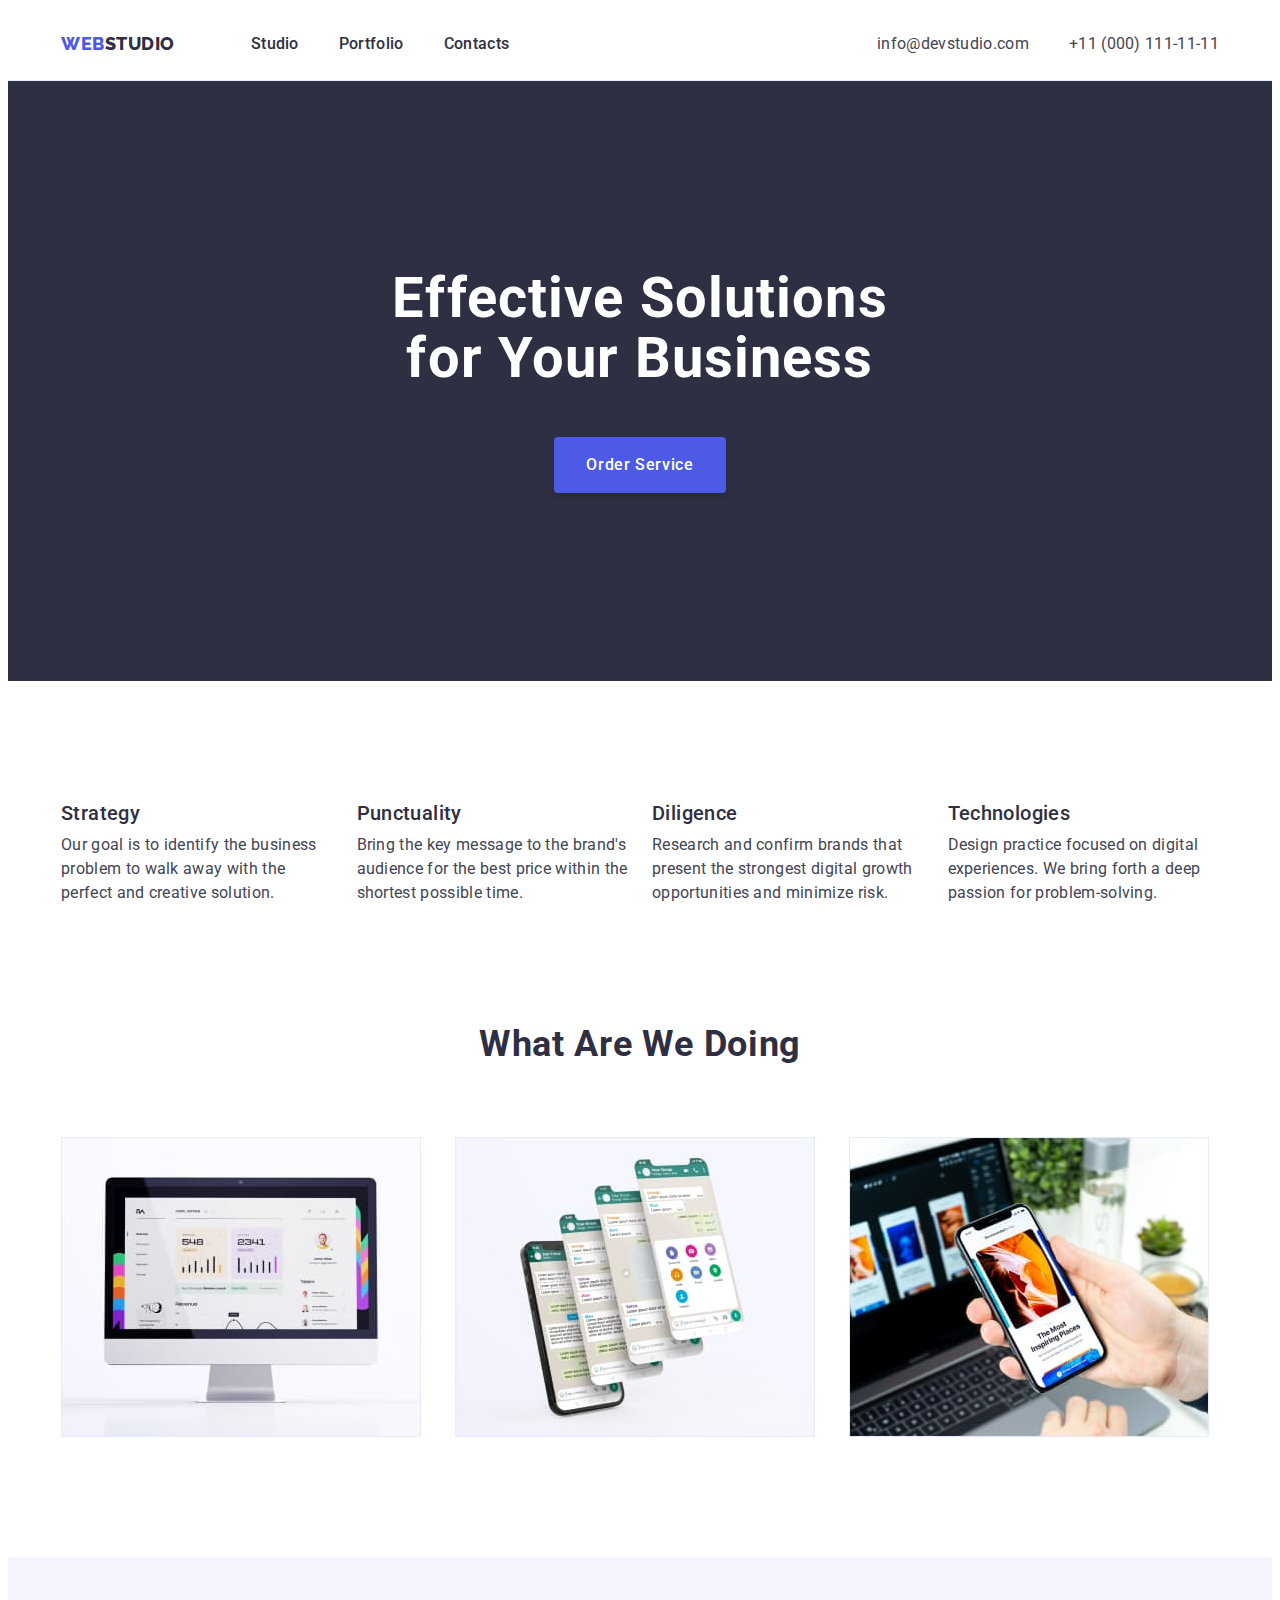
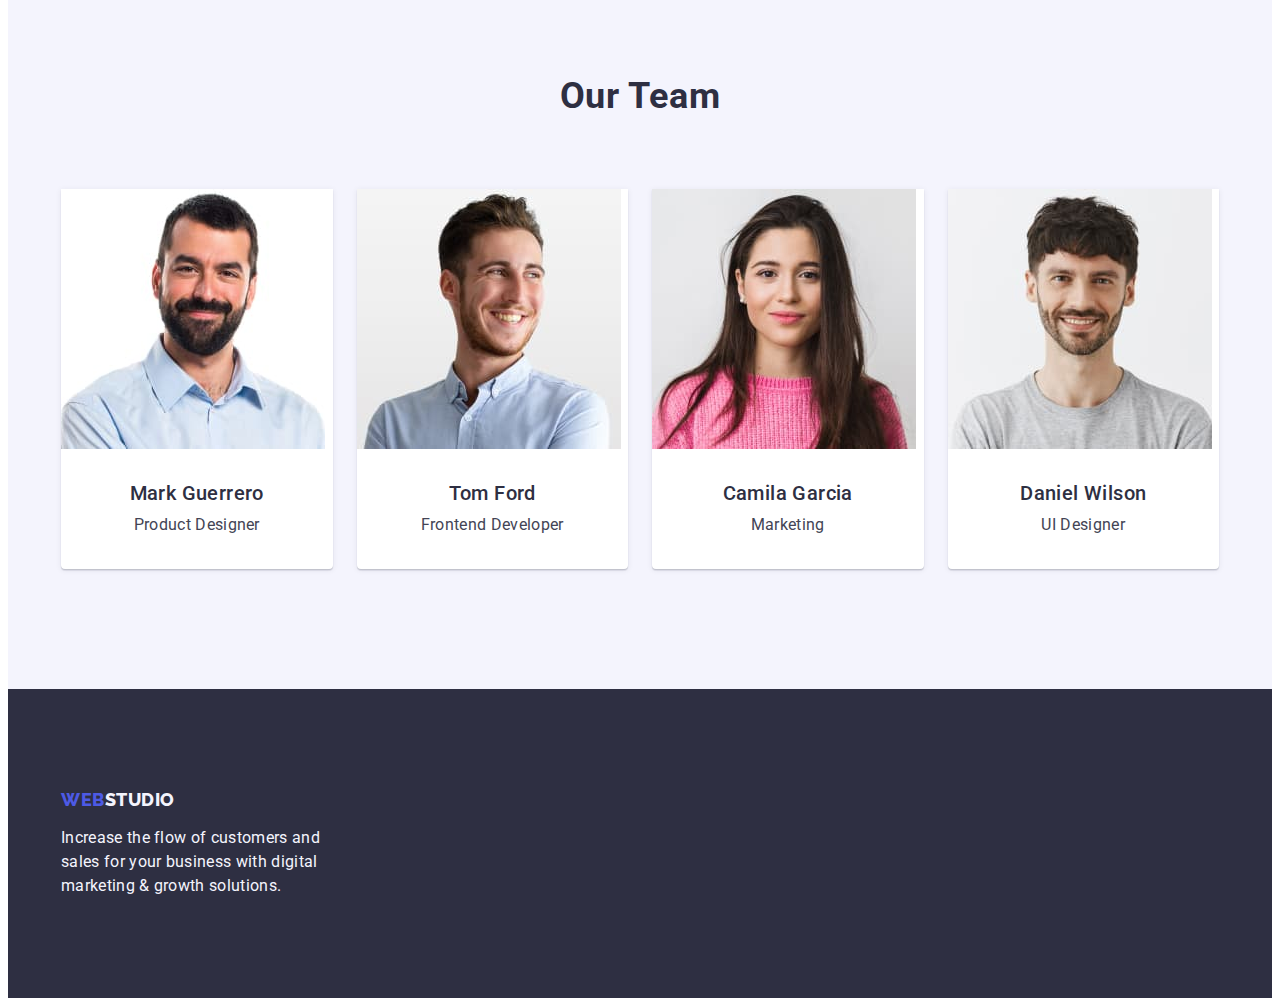
<file: index.html>
<!DOCTYPE html>
<html lang="en">
  <head>
    <meta charset="UTF-8" />
    <meta http-equiv="X-UA-Compatible" content="IE=edge" />
    <meta name="viewport" content="width=device-width, initial-scale=1.0" />
    <title>Web Studio</title>
    <link
      rel="stylesheet"
      href="https://cdnjs.cloudflare.com/ajax/libs/modern-normalize/1.1.0/modern-normalize.min.css"
      integrity="sha512-wpPYUAdjBVSE4KJnH1VR1HeZfpl1ub8YT/NKx4PuQ5NmX2tKuGu6U/JRp5y+Y8XG2tV+wKQpNHVUX03MfMFn9Q=="
      crossorigin="anonymous"
      referrerpolicy="no-referrer"
    />
    <link rel="preconnect" href="https://fonts.googleapis.com" />
    <link rel="preconnect" href="https://fonts.gstatic.com" crossorigin />
    <link
      href="https://fonts.googleapis.com/css2?family=Raleway:wght@800&family=Roboto:wght@400;500;700;900&display=swap"
      rel="stylesheet"
    />
    <link rel="stylesheet" href="./css/styles.css" />
  </head>
  <body>
    <!--Top line-->
    <header class="page-header">
      <div class="page-header-container container">
        <nav class="navigation">
          <a class="link-logo header-logo-link link" href="./index.html"
            >Web<span class="logo-text-top">Studio</span></a
          >
          <ul class="nav-list list">
            <li class="nav-list-item">
              <a class="nav-list-link link" href="./index.html">Studio</a>
            </li>
            <li class="nav-list-item">
              <a class="nav-list-link link" href="./portfolio.html"
                >Portfolio</a
              >
            </li>
            <li class="nav-list-item">
              <a class="nav-list-link link" href="">Contacts</a>
            </li>
          </ul>
        </nav>
        <address class="contact-info">
          <ul class="contact-list list">
            <li class="contact-list-item">
              <a class="contact-info-link link" href="mailto:info@devstudio.com"
                >info@devstudio.com</a
              >
            </li>
            <li class="contact-list-item">
              <a class="contact-info-link link" href="tel:+110001111111"
                >+11 (000) 111-11-11</a
              >
            </li>
          </ul>
        </address>
      </div>
    </header>
    <!--main-content-->
    <main>
      <!--Hero-->
      <section class="hero">
        <div class="hero-container container">
          <h1 class="hero-title">Effective Solutions for Your Business</h1>
          <button class="modal-open-btn" type="button">Order Service</button>
        </div>
      </section>
      <!--Our-Advantage-->
      <section class="advantage section">
        <div class="advantage-container container">
          <h2 class="advantage-title visually-hidden">Our Advantage</h2>
          <ul class="advantage-list list">
            <li class="advantage-list-item">
              <h3 class="advantage-subtitle subtitle">Strategy</h3>
              <p class="advantage-description description">
                Our goal is to identify the business problem to walk away with
                the perfect and creative solution.
              </p>
            </li>
            <li class="advantage-list-item">
              <h3 class="advantage-subtitle subtitle">Punctuality</h3>
              <p class="advantage-description description">
                Bring the key message to the brand's audience for the best price
                within the shortest possible time.
              </p>
            </li>
            <li class="advantage-list-item">
              <h3 class="advantage-subtitle subtitle">Diligence</h3>
              <p class="advantage-description description">
                Research and confirm brands that present the strongest digital
                growth opportunities and minimize risk.
              </p>
            </li>
            <li class="advantage-list-item">
              <h3 class="advantage-subtitle subtitle">Technologies</h3>
              <p class="advantage-description description">
                Design practice focused on digital experiences. We bring forth a
                deep passion for problem-solving.
              </p>
            </li>
          </ul>
        </div>
      </section>
      <!--What-are-we-doing-->
      <section class="servises section">
        <div class="servises-container container">
          <h2 class="servises-title title">What are we doing</h2>
          <ul class="servises-list list">
            <li class="servises-list-item">
              <img
                class="servises-list-img"
                src="./images/servises/img-1.jpg"
                alt="website"
                width="360"
              />
            </li>
            <li class="servises-list-item">
              <img
                class="servises-list-img"
                src="./images/servises/img-2.jpg"
                alt="design"
                width="360"
              />
            </li>
            <li class="servises-list-item">
              <img
                class="servises-list-img"
                src="./images/servises/img-3.jpg"
                alt="applications"
                width="360"
              />
            </li>
          </ul>
        </div>
      </section>
      <!--Our-Team-->
      <section class="team section">
        <div class="team-container container">
          <h2 class="team-title title">Our Team</h2>
          <ul class="team-list list">
            <li class="team-list-item">
              <img
                class="team-list-img"
                src="./images/our-team/mark-guerrero.jpg"
                alt="man"
                width="264"
              />
              <div class="team-card-container">
                <h3 class="team-list-subtitle subtitle">Mark Guerrero</h3>
                <p class="team-position description">Product Designer</p>
              </div>
            </li>
            <li class="team-list-item">
              <img
                class="team-list-img"
                src="./images/our-team/tom-ford.jpg"
                alt="man"
                width="264"
              />
              <div class="team-card-container">
                <h3 class="team-list-subtitle subtitle">Tom Ford</h3>
                <p class="team-position description">Frontend Developer</p>
              </div>
            </li>
            <li class="team-list-item">
              <img
                class="team-list-img"
                src="./images/our-team/camila-garcia.jpg"
                alt="women"
                width="264"
              />
              <div class="team-card-container">
                <h3 class="team-list-subtitle subtitle">Camila Garcia</h3>
                <p class="team-position description">Marketing</p>
              </div>
            </li>
            <li class="team-list-item">
              <img
                class="team-list-img"
                src="./images/our-team/daniel-wilson.jpg"
                alt="men"
                width="264"
              />
              <div class="team-card-container">
                <h3 class="team-list-subtitle subtitle">Daniel Wilson</h3>
                <p class="team-position description">UI Designer</p>
              </div>
            </li>
          </ul>
        </div>
      </section>
    </main>
    <!--Footer-->
    <footer class="page-footer">
      <div class="footer-container container">
        <a class="link-logo footer-logo-link link" href="./index.html"
          >Web<span class="logo-text-footer">Studio</span></a
        >
        <p class="footer-description">
          Increase the flow of customers and sales for your business with
          digital marketing & growth solutions.
        </p>
      </div>
    </footer>
  </body>
</html>
</file>
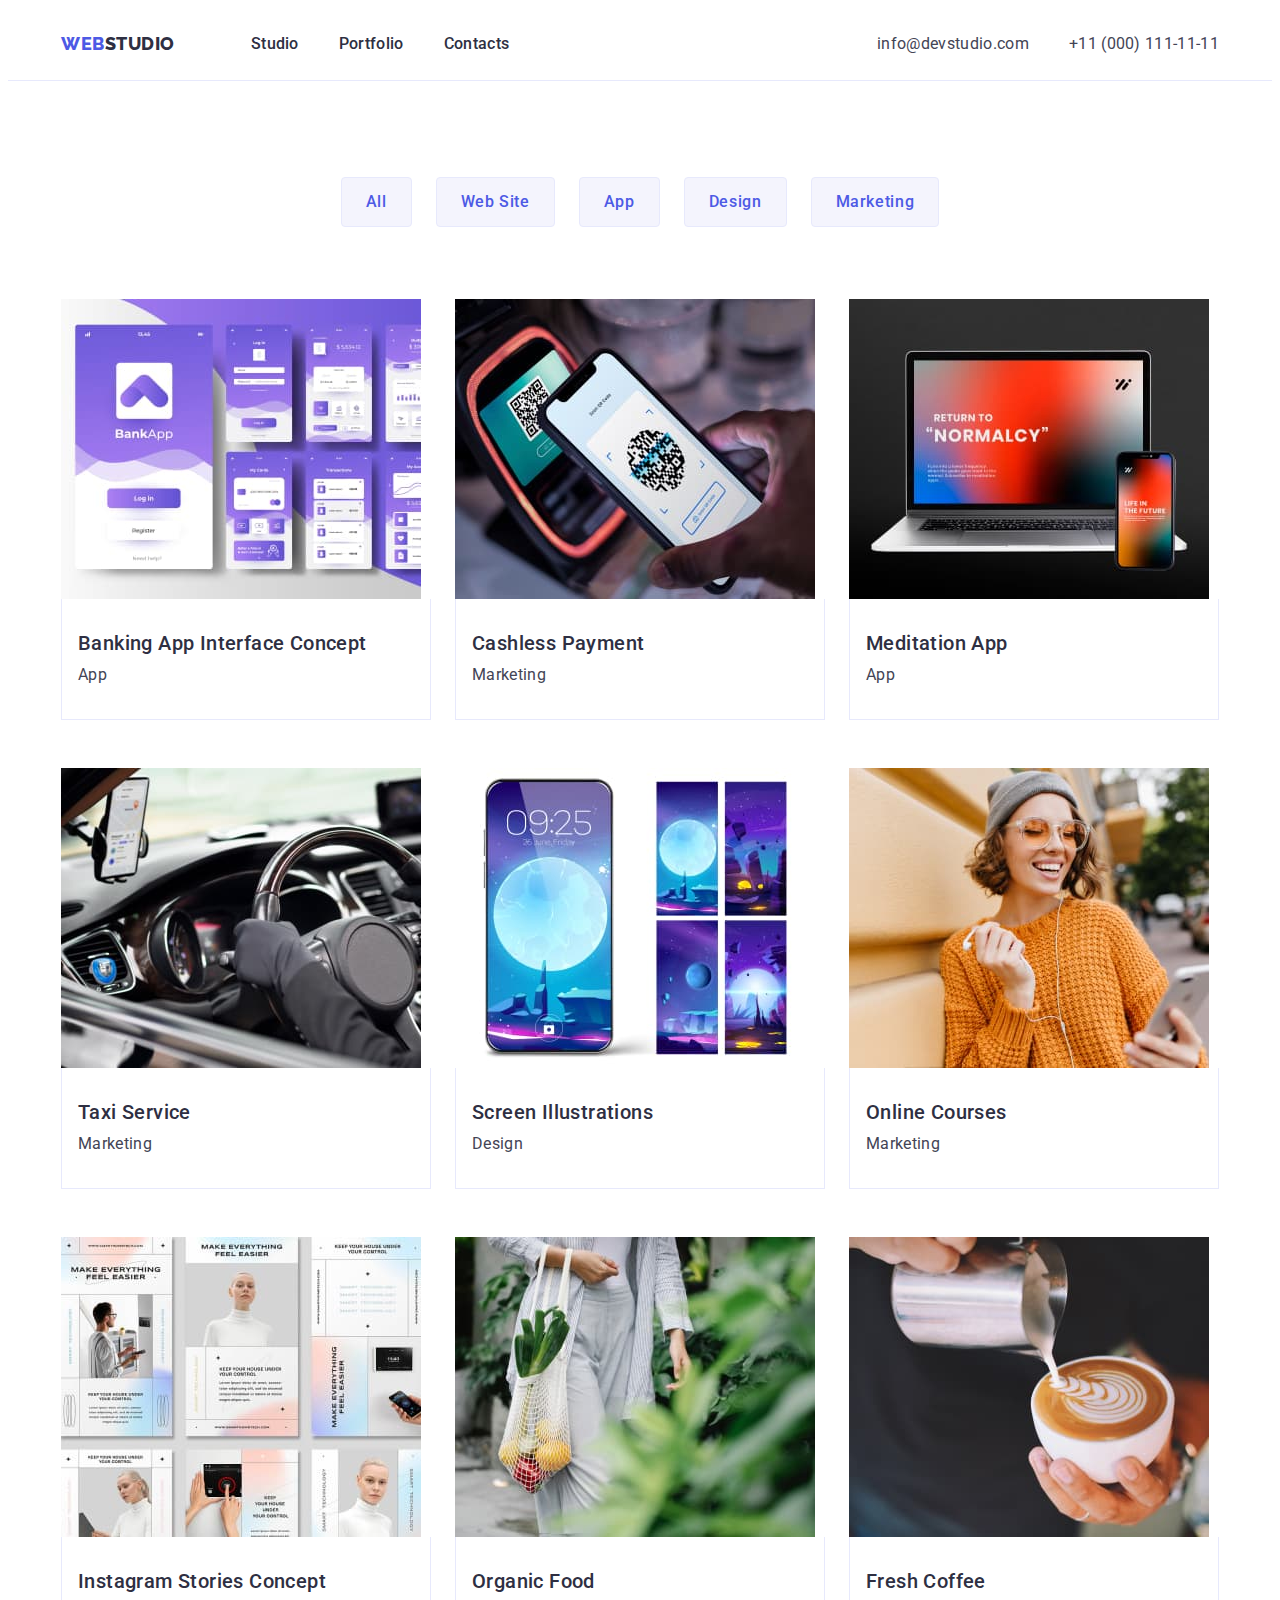
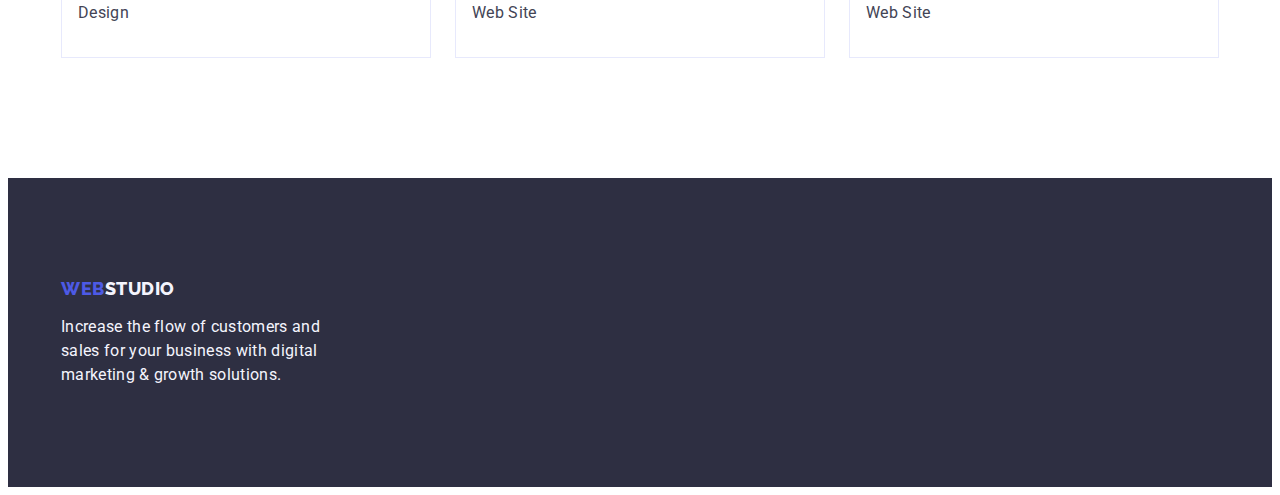
<file: portfolio.html>
<!DOCTYPE html>
<html lang="en">
  <head>
    <meta charset="UTF-8" />
    <meta http-equiv="X-UA-Compatible" content="IE=edge" />
    <meta name="viewport" content="width=device-width, initial-scale=1.0" />
    <title>Web Studio</title>
    <link
      rel="stylesheet"
      href="https://cdnjs.cloudflare.com/ajax/libs/modern-normalize/1.1.0/modern-normalize.min.css"
      integrity="sha512-wpPYUAdjBVSE4KJnH1VR1HeZfpl1ub8YT/NKx4PuQ5NmX2tKuGu6U/JRp5y+Y8XG2tV+wKQpNHVUX03MfMFn9Q=="
      crossorigin="anonymous"
      referrerpolicy="no-referrer"
    />
    <link rel="preconnect" href="https://fonts.googleapis.com" />
    <link rel="preconnect" href="https://fonts.gstatic.com" crossorigin />
    <link
      href="https://fonts.googleapis.com/css2?family=Raleway:wght@800&family=Roboto:wght@400;500;700;900&display=swap"
      rel="stylesheet"
    />
    <link rel="stylesheet" href="./css/styles.css" />
  </head>
  <body>
    <!--Top line-->
    <header class="page-header">
      <div class="page-header-container container">
        <nav class="navigation">
          <a class="link-logo header-logo-link link" href="./index.html"
            >Web<span class="logo-text-top">Studio</span></a
          >
          <ul class="nav-list list">
            <li class="nav-list-item">
              <a class="nav-list-link link" href="./index.html">Studio</a>
            </li>
            <li class="nav-list-item">
              <a class="nav-list-link link" href="./portfolio.html"
                >Portfolio</a
              >
            </li>
            <li class="nav-list-item">
              <a class="nav-list-link link" href="">Contacts</a>
            </li>
          </ul>
        </nav>
        <address class="contact-info">
          <ul class="contact-list list">
            <li class="contact-list-item">
              <a class="contact-info-link link" href="mailto:info@devstudio.com"
                >info@devstudio.com</a
              >
            </li>
            <li class="contact-list-item">
              <a class="contact-info-link link" href="tel:+110001111111"
                >+11 (000) 111-11-11</a
              >
            </li>
          </ul>
        </address>
      </div>
    </header>
    <!--main-content-->
    <main>
      <section class="examples">
        <div class="container">
          <h1 class="examples-title visually-hidden">Examples</h1>
          <!--Sorting-->
          <ul class="sorting-list list">
            <li class="sorting-list-item">
              <button class="sorting-btn" type="button">All</button>
            </li>
            <li class="sorting-list-item">
              <button class="sorting-btn" type="button">Web Site</button>
            </li>
            <li class="sorting-list-item">
              <button class="sorting-btn" type="button">App</button>
            </li>
            <li class="sorting-list-item">
              <button class="sorting-btn" type="button">Design</button>
            </li>
            <li class="sorting-list-item">
              <button class="sorting-btn" type="button">Marketing</button>
            </li>
          </ul>
          <ul class="examples-list list">
            <li class="examples-list-item">
              <a class="examples-list-link link" href="">
                <img
                  class="examples-list-img"
                  src="./images/examples/app/banking-app.jpg"
                  alt="banking-application"
                  width="360"
                />
                <div class="examples-container">
                  <h2 class="examples-subtitle subtitle">
                    Banking App Interface Concept
                  </h2>
                  <p class="examples-classes description">App</p>
                </div>
              </a>
            </li>
            <li class="examples-list-item">
              <a class="examples-list-link link" href="">
                <img
                  class="examples-list-img"
                  src="./images/examples/marketing/cashless-payment.jpg"
                  alt="payment"
                  width="360"
                />
                <div class="examples-container">
                  <h2 class="examples-subtitle subtitle">Cashless Payment</h2>
                  <p class="examples-classes description">Marketing</p>
                </div>
              </a>
            </li>
            <li class="examples-list-item">
              <a class="examples-list-link link" href="">
                <img
                  class="examples-list-img"
                  src="./images/examples/app/meditation-app.jpg"
                  alt="meditation-application"
                  width="360"
                />
                <div class="examples-container">
                  <h2 class="examples-subtitle subtitle">Meditation App</h2>
                  <p class="examples-classes description">App</p>
                </div>
              </a>
            </li>
            <li class="examples-list-item">
              <a class="examples-list-link link" href="">
                <img
                  class="examples-list-img"
                  src="./images/examples/marketing/taxi-servise.jpg"
                  alt="taxi-servise"
                  width="360"
                />
                <div class="examples-container">
                  <h2 class="examples-subtitle subtitle">Taxi Service</h2>
                  <p class="examples-classes description">Marketing</p>
                </div>
              </a>
            </li>
            <li class="examples-list-item">
              <a class="examples-list-link link" href="">
                <img
                  class="examples-list-img"
                  src="./images/examples/design/screen-illustrations.jpg"
                  alt="screen-illustrations"
                  width="360"
                />
                <div class="examples-container">
                  <h2 class="examples-subtitle subtitle">
                    Screen Illustrations
                  </h2>
                  <p class="examples-classes description">Design</p>
                </div>
              </a>
            </li>
            <li class="examples-list-item">
              <a class="examples-list-link link" href="">
                <img
                  class="examples-list-img"
                  src="./images/examples/marketing/online-courses.jpg"
                  alt="education"
                  width="360"
                />
                <div class="examples-container">
                  <h2 class="examples-subtitle subtitle">Online Courses</h2>
                  <p class="examples-classes description">Marketing</p>
                </div>
              </a>
            </li>
            <li class="examples-list-item">
              <a class="examples-list-link link" href="">
                <img
                  class="examples-list-img"
                  src="./images/examples/design/instagram-stories.jpg"
                  alt="instagram-stories"
                  width="360"
                />
                <div class="examples-container">
                  <h2 class="examples-subtitle subtitle">
                    Instagram Stories Concept
                  </h2>
                  <p class="examples-classes description">Design</p>
                </div>
              </a>
            </li>
            <li class="examples-list-item">
              <a class="examples-list-link link" href="">
                <img
                  class="examples-list-img"
                  src="./images/examples/web-site/organic-food.jpg"
                  alt="organic-food"
                  width="360"
                />
                <div class="examples-container">
                  <h2 class="examples-subtitle subtitle">Organic Food</h2>
                  <p class="examples-classes description">Web Site</p>
                </div>
              </a>
            </li>
            <li class="examples-list-item">
              <a class="examples-list-link link" href="">
                <img
                  class="examples-list-img"
                  src="./images/examples/web-site/fresh-coffee.jpg"
                  alt="cup-of-coffee"
                  width="360"
                />
                <div class="examples-container">
                  <h2 class="examples-subtitle subtitle">Fresh Coffee</h2>
                  <p class="examples-classes description">Web Site</p>
                </div>
              </a>
            </li>
          </ul>
        </div>
      </section>
    </main>
    <!--Footer-->
    <footer class="page-footer">
      <div class="footer-container container">
        <a class="link-logo footer-logo-link link" href="./index.html"
          >Web<span class="logo-text-footer">Studio</span></a
        >
        <p class="footer-description">
          Increase the flow of customers and sales for your business with
          digital marketing & growth solutions.
        </p>
      </div>
    </footer>
  </body>
</html>
</file>
<file: css/styles.css>
:root {
  --main-font-family: 'Roboto', sans-serif;
  --secondary-font-family: 'Raleway', sans-serif;
  --primary-text-color: #2e2f42;
  --secondary-text-color: #434455;
  --accent-color: #4d5ae5;
  --next-accent-color: #404bbf;
  --dark-background-color: #2e2f42;
  --light-background-color: #f4f4fd;
  --white-background: #ffffff;
  --card-set-gap: 24px;
  --button-focus: 1px solid #e7e9fc;
}
/*Basic*/
.list {
  list-style: none;
}

.link {
  text-decoration: none;
}
button {
  cursor: pointer;
}
h1,
h2,
h3,
h4,
p {
  margin-top: 0;
  margin-bottom: 0;
}

ul,
ol {
  margin-top: 0;
  margin-bottom: 0;
  padding-left: 0;
}

img {
  display: block;
}

body {
  font-family: var(--main-font-family);
  color: var(--secondary-text-color);
  background-color: var(--white-background);
}

.container {
  width: 1158px;
  margin-left: auto;
  margin-right: auto;
  padding: 0 15px;
}
.section {
  padding-top: 120px;
  padding-bottom: 120px;
}
/*================= COMPONENTS =================*/

.modal-open-btn {
  font-family: var(--main-font-family);
  font-style: normal;
  font-weight: 500;
  font-size: 16px;
  line-height: 1.5;
  letter-spacing: 0.04em;
  background-color: var(--accent-color);
  color: var(--white-background);
  min-width: 169px;
  display: block;
  margin-left: auto;
  margin-right: auto;
  margin-top: 48px;
  padding: 16px 32px;
  gap: 10px;
  box-shadow: 0px 4px 4px rgba(0, 0, 0, 0.15);
  border: transparent;
  border-radius: 4px;
}

.modal-open-btn:hover,
.modal-open-btn:focus {
  background-color: var(--next-accent-color);
}

.sorting-btn {
  font-family: var(--main-font-family);
  font-style: normal;
  font-weight: 500;
  font-size: 16px;
  line-height: 1.5;
  letter-spacing: 0.04em;
  background-color: var(--light-background-color);
  color: var(--accent-color);
  padding: 12px 24px;
  border: var(--button-focus);
  border-radius: 4px;
}
.sorting-btn:hover,
.sorting-btn:focus {
  color: var(--white-background);
  background-color: var(--next-accent-color);
  border: 1px solid transparent;
}

.title {
  font-size: 36px;
  line-height: 1.11;
  text-align: center;
  letter-spacing: 0.02em;
  text-transform: capitalize;
  color: var(--primary-text-color);
  margin-bottom: 72px;
}

.subtitle {
  font-weight: 500;
  font-size: 20px;
  line-height: 1.2;
  letter-spacing: 0.02em;
  color: var(--primary-text-color);
}
.description,
.contact-info-link {
  font-size: 16px;
  line-height: 1.5;
  letter-spacing: 0.02em;
  color: var(--secondary-text-color);
}

.visually-hidden {
  position: absolute;
    white-space: nowrap;
    width: 1px;
    height: 1px;
    overflow: hidden;
    border: 0;
    padding: 0;
    clip: rect(0 0 0 0);
    clip-path: inset(50%);
    margin: -1px;
}

/*================= COMPONENTS =================*/

/*====================HEDER====================*/

.link-logo {
  font-family: var(--secondary-font-family);
  font-weight: 800;
  font-size: 18px;
  line-height: 1.17;
  letter-spacing: 0.03em;
  text-transform: uppercase;
  color: var(--accent-color);
}

.header-logo-link {
  margin-right: 76px;
}

.logo-text-top {
  color: var(--primary-text-color);
}

.nav-list-link {
  display: block;
  font-weight: 500;
  font-size: 16px;
  line-height: 1.5;
  letter-spacing: 0.02em;
  color: var(--primary-text-color);
  padding: 24px 0;
}

.nav-list-link:hover,
.nav-list-link:focus,
.contact-info-link:hover,
.contact-info-link:focus {
  color: var(--next-accent-color);
}

.contact-info {
  font-style: normal;
}

.page-header {
  border-bottom: 1px solid #e7e9fc;
}
.page-header-container {
  display: flex;
  align-items: center;
  justify-content: space-between;
}
.navigation {
  display: flex;
  align-items: center;
}

.nav-list {
  display: flex;
  flex-direction: row;
  align-items: flex-start;
  padding: 0px;
  gap: 40px;
}

.contact-info {
  display: flex;
  align-items: center;
}
.contact-list {
  display: flex;
  align-items: center;
  gap: 40px;
}

/*==================== /HEDER ====================*/

/*==================== MAIN ====================*/

/*==================== HERO ====================*/

.hero {
  background-color: var(--dark-background-color);
  padding: 188px 0;
}

.hero-title {
  font-size: 56px;
  line-height: 1.07;
  text-align: center;
  letter-spacing: 0.02em;
  color: var(--white-background);
}

.hero-title {
  max-width: 496px;
  margin-left: auto;
  margin-right: auto;
}

/*==================== HERO ====================*/

/*==================== ADVANTAGE ====================*/
.advantage-title {
  visibility: hidden;
}
.advantage-list {
  display: flex;
  gap: 24px;
}
.advantage-list-item {
  width: calc((100% - 72px) / 4);
}
.advantage-subtitle {
  margin-bottom: 8px;
}

/*==================== ADVANTAGE ====================*/

/*==================== SERVISES ====================*/

.servises-list {
  display: flex;
  gap: 24px;
}

.servises-list-item {
  flex-basis: calc((100% - 48px) / 3);
}
.servises {
  padding-top: 0;
}
/*==================== /SERVISES ====================*/

/*==================== TEAM ====================*/

.team {
  background-color: var(--light-background-color);
}
.team-card-container {
  padding: 32px 16px;
}

.team-list-subtitle {
  text-align: center;
  margin-bottom: 8px;
}
.team-list {
  display: flex;
  gap: 24px;
}
.team-list-item {
  width: calc((100% - 72px) / 4);
  background-color: var(--white-background);
  box-shadow: 0px 1px 6px rgba(46, 47, 66, 0.08),
    0px 1px 1px rgba(46, 47, 66, 0.16), 0px 2px 1px rgba(46, 47, 66, 0.08);
  border-radius: 0px 0px 4px 4px;
}
.team-position {
  text-align: center;
}

/*==================== /TEAM ====================*/
/*==================== /MAIN ====================*/

/*=================== FOOTER ======================*/

.page-footer {
  padding: 100px 0;
  background-color: var(--dark-background-color);
}

.footer-logo-link {
  display: inline-block;
  margin-bottom: 16px;
}
.logo-text-footer {
  color: var(--light-background-color);
}
.footer-description {
  width: 264px;
  font-style: normal;
  font-weight: 400;
  font-size: 16px;
  line-height: 1.5;
  letter-spacing: 0.02em;
  color: var(--light-background-color);
}

/*=================== /FOOTER ======================*/

/*==================== PORTFOLIO ====================*/
.sorting-list {
  display: flex;
  justify-content: center;
  align-items: center;
  gap: 24px;
  margin-bottom: 72px;
}
.examples {
  padding-top: 96px;
  padding-bottom: 120px;
}
.examples-list {
  display: flex;
  flex-wrap: wrap;
  column-gap: 24px;
  row-gap: 48px;
}
.examples-container {
  padding: 32px 16px;
  border: 1px solid #e7e9fc;
  border-top: transparent;
}
.examples-list-item {
  width: calc((100% - 48px) / 3);
}
.examples-title {
  visibility: hidden;
}
.examples-subtitle {
  margin-bottom: 8px;
}
/*==================== /PORTFOLIO ====================*/
</file>
